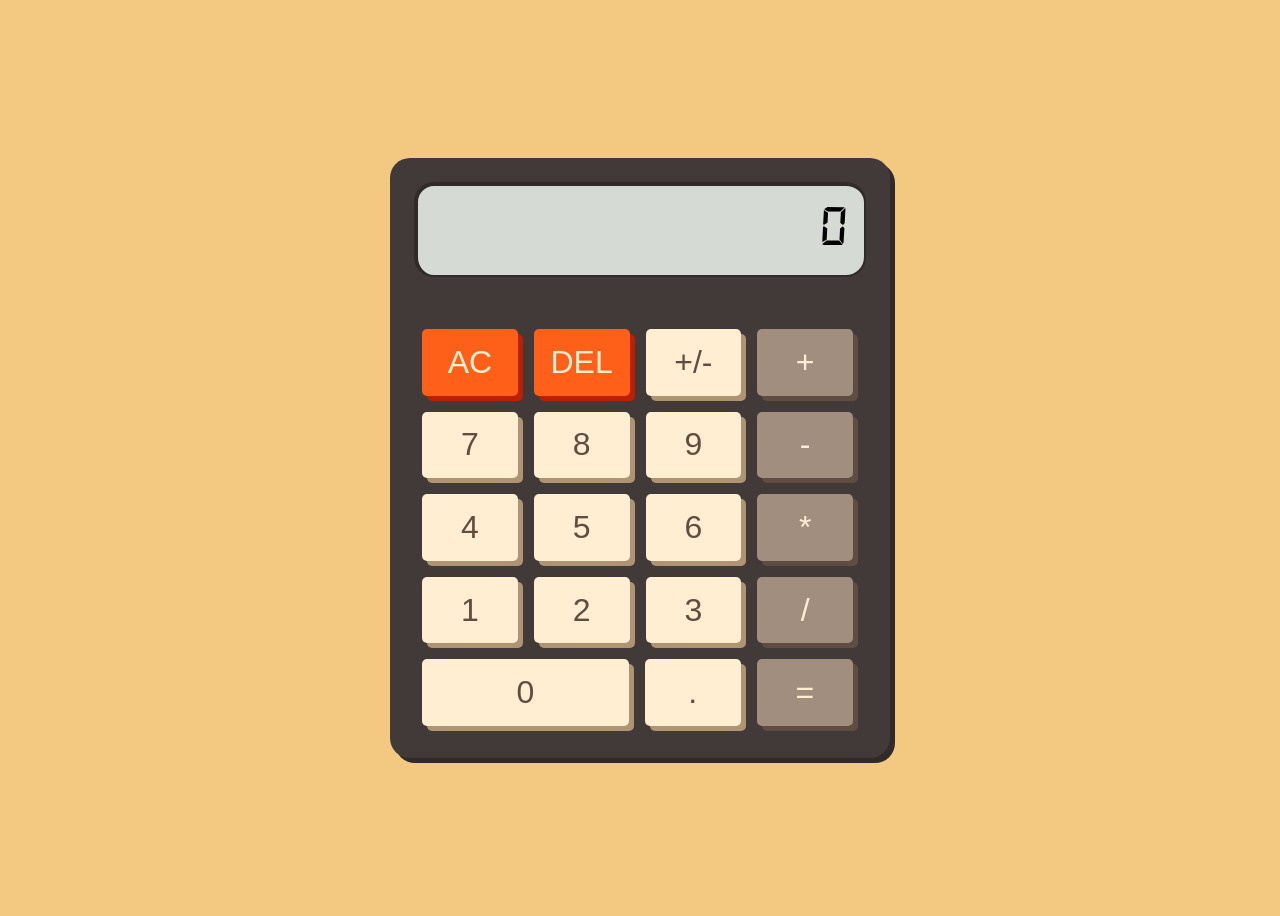
<file: index.html>
<!DOCTYPE html>
<html lang="en">
  <head>
    <meta charset="UTF-8" />
    <meta name="viewport" content="width=device-width, initial-scale=1.0" />
    <link rel="stylesheet" href="styles.css" />
    <title>Calculator</title>
  </head>
  <body>
    <div class="calculator">
      <div class="display">0</div>
      <div class="buttons">
        <div class="row">
          <div class="btn delete-input" id="clear">AC</div>
          <div class="btn delete-input" id="del">DEL</div>
          <div class="btn input" id="neg">+/-</div>
          <div class="btn operator" id="add">+</div>
        </div>
        <div class="row">
          <div class="btn input" id="num-7">7</div>
          <div class="btn input" id="num-8">8</div>
          <div class="btn input" id="num-9">9</div>
          <div class="btn operator" id="sub">-</div>
        </div>
        <div class="row">
          <div class="btn input" id="num-4">4</div>
          <div class="btn input" id="num-5">5</div>
          <div class="btn input" id="num-6">6</div>
          <div class="btn operator" id="mult">*</div>
        </div>
        <div class="row">
          <div class="btn input" id="num-1">1</div>
          <div class="btn input" id="num-2">2</div>
          <div class="btn input" id="num-3">3</div>
          <div class="btn operator" id="div">/</div>
        </div>
        <div class="row">
          <div class="btn input" id="num-0">0</div>
          <div class="btn input" id="decimal">.</div>
          <div class="btn evaluate" id="equals">=</div>
        </div>
      </div>
    </div>
    <script src="scripts.js"></script>
  </body>
</html>
</file>
<file: styles.css>
@font-face {
    font-family: 'Segment7';
    src: url('./fonts/Segment7Standard.otf') format('opentype');
    font-weight: normal;
    font-style: normal;
  }

* {
    box-sizing: border-box;
    
}

body {
    display: flex;
    justify-content: center;
    align-items: center;
    height: 100vh;
    background-color: #f3c982;
}

.calculator {
    height: 600px;
    width: 500px;
    display: flex;
    flex-direction: column;
    border-radius: 20px;
    background-color: #413a38;
    box-shadow: 5px 5px 0 #312a2a;
}

.display {
    width: auto;
    border-top: 4px solid #312a2a;
    border-left: 4px solid #312a2a;
    border-right: 2px solid #312a2a;
    border-bottom: 2px solid #312a2a;
    margin: 24px;
    flex: 1 0 auto;
    display: flex;
    justify-content: end;
    align-items: center;
    font-size: 48px;
    padding-right: 16px;
    font-family: 'Segment7', monospace;
    border-radius: 20px;
    background-color: #d5dad4
}

.buttons {
    display: flex;
    margin: 24px;
    margin-top: 20px;
    flex: 4 0 auto;
    flex-direction: column;
    border-radius: 5px;
    padding-right: 5px;
}

.row {
    display: flex;
    flex: 1
}

.btn {
    flex: 1;
    margin: 8px;
    display: flex;
    justify-content: center;   
    align-items: center; 
    border-radius: 5px;
    background-color: #ffeed2;
    box-shadow: 5px 5px 0 #af9474;
    font-family: "Roboto", sans-serif;
    font-size: 32px;
}

.btn:active {
    box-shadow: 1px 1px 0 #af9474;
    transform: translate(4px, 4px);
}

#num-0 {
    flex: 2.15;
}

.operator, .evaluate {
    background-color: #a18e7f;
    box-shadow: 5px 5px 0 #604d42;
    color:#ffeed2
}

.delete-input {
    background-color: #ff6019;
    box-shadow: 5px 5px 0 #b92004;
    color:#ffeed2
}

.input {
    color:#604d42
}
</file>
